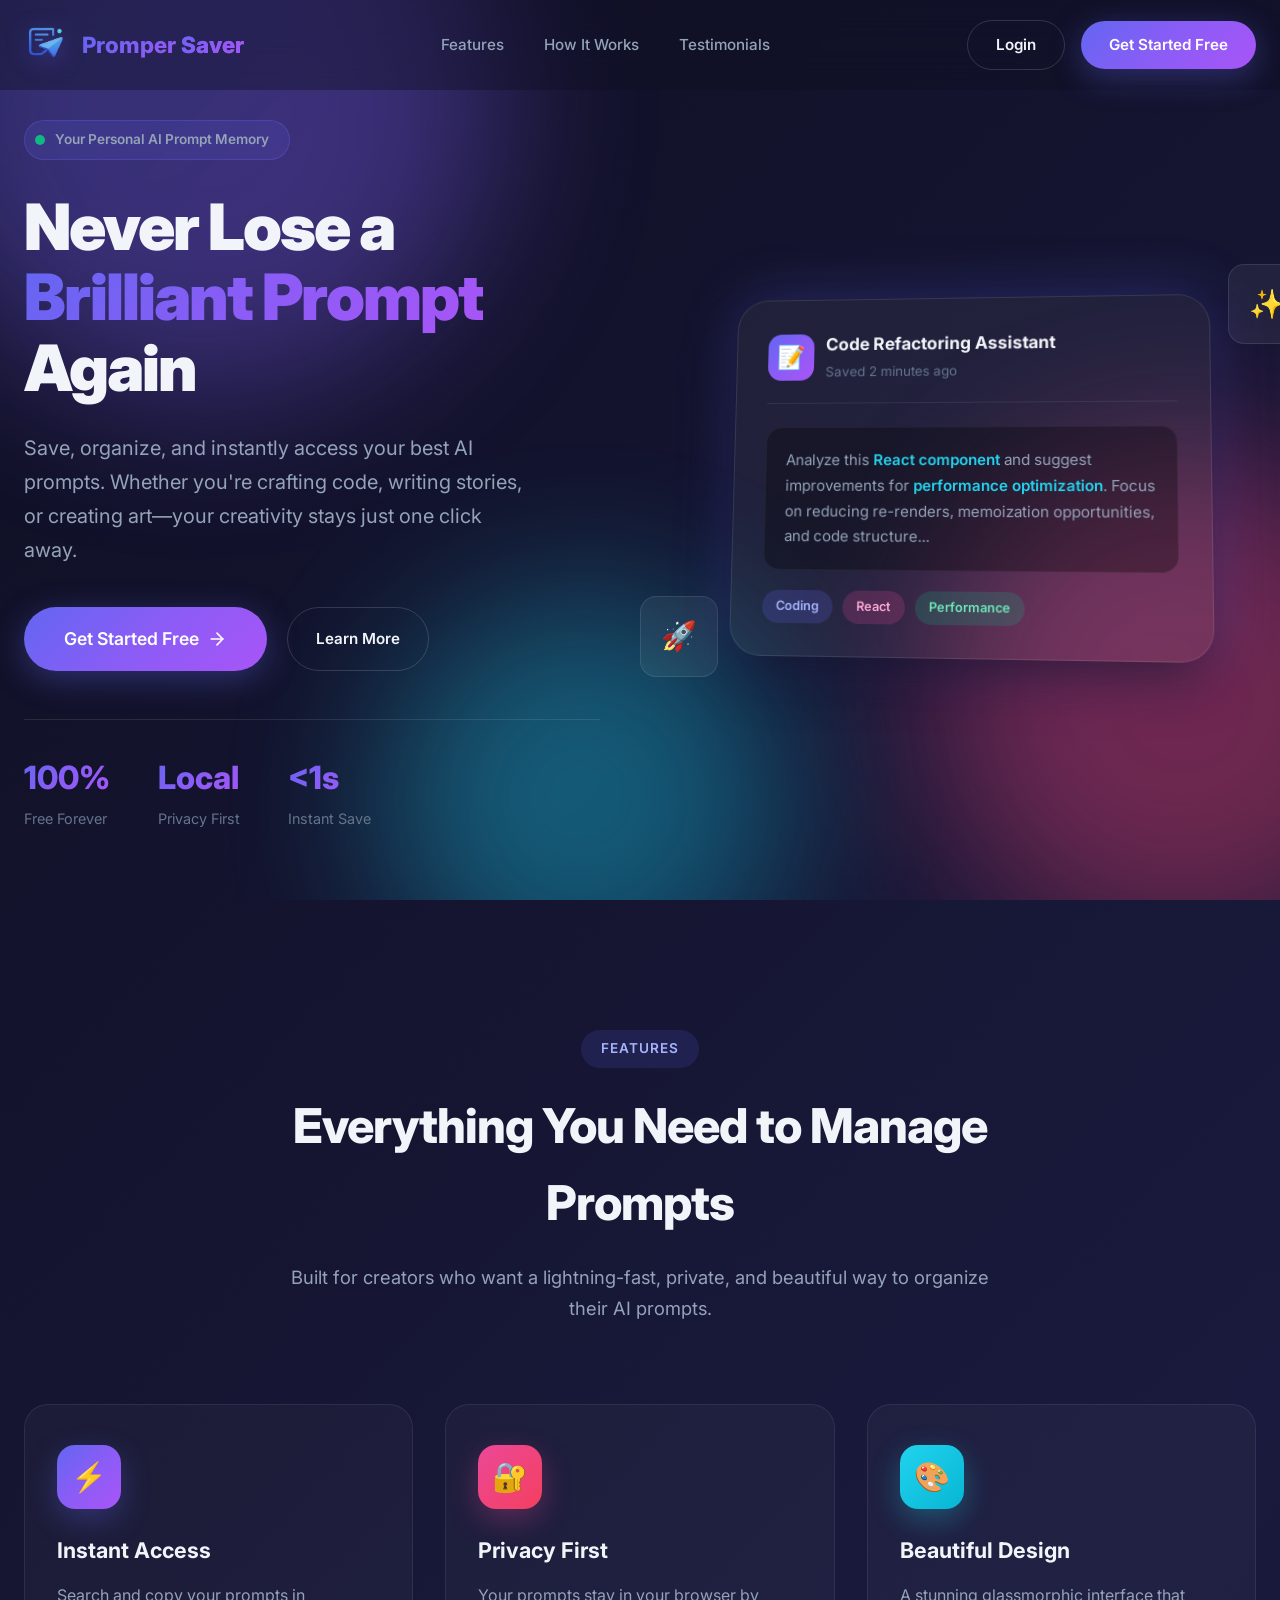
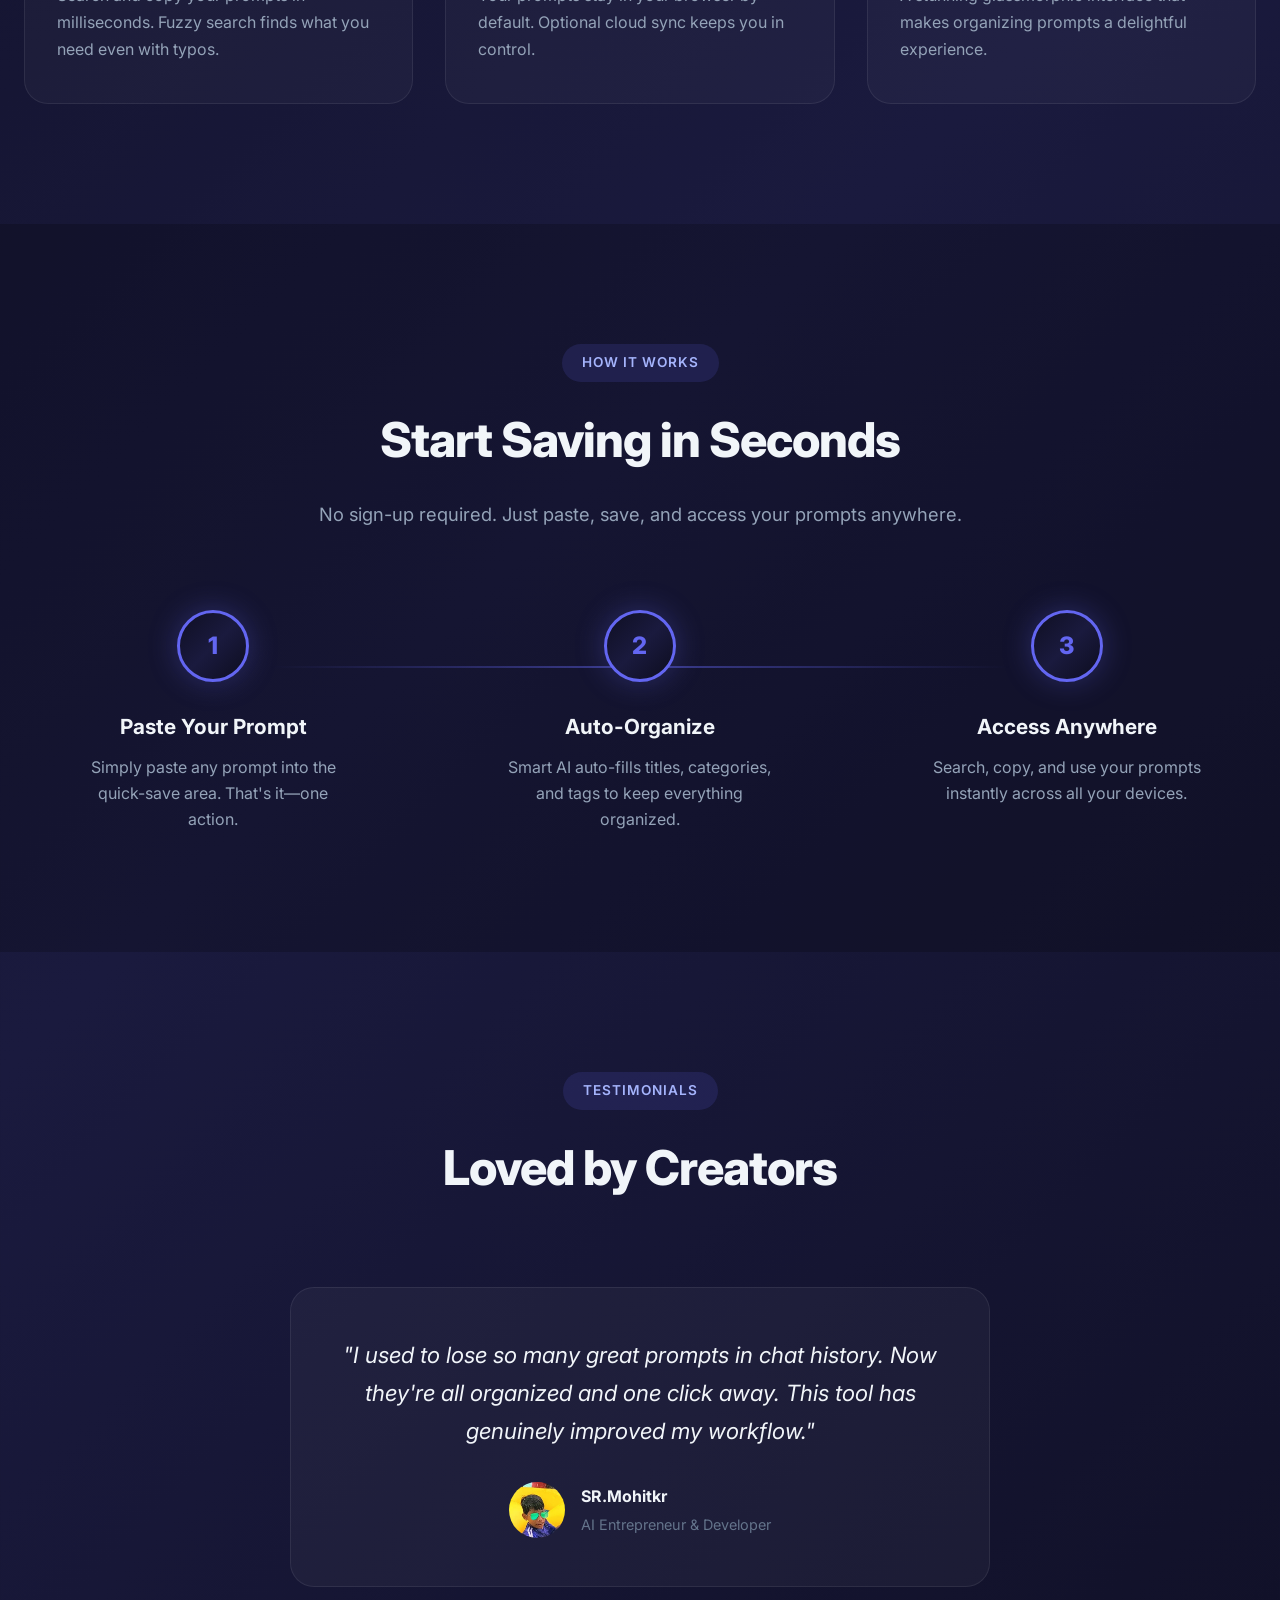
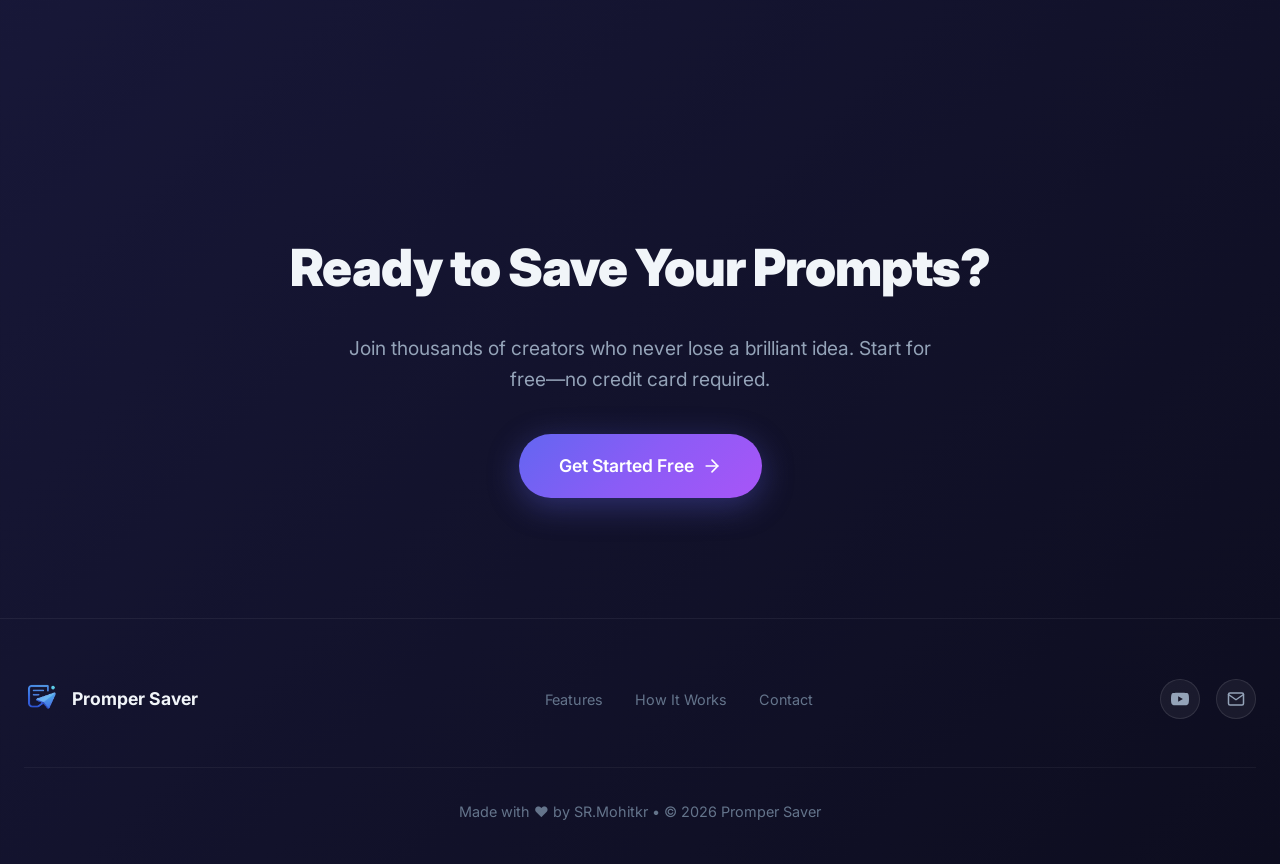
<file: index.html>
<!DOCTYPE html>
<html lang="en">

<head>
    <!-- Google tag (gtag.js) -->
    <script async src="https://www.googletagmanager.com/gtag/js?id=G-0ZMTW8WC23"></script>
    <script>
        window.dataLayer = window.dataLayer || [];
        function gtag() { dataLayer.push(arguments); }
        gtag('js', new Date());

        gtag('config', 'G-0ZMTW8WC23');
    </script>
    <script>
        (function () {
            // CRITICAL: Magic Link Authentication Handler for Mobile
            // Mobile browsers often open magic links in separate contexts (in-app browsers, new tabs)
            // This script ensures authentication parameters are forwarded to the app immediately

            // 1. Check for Auth Callback Parameters FIRST (highest priority)
            const urlParams = new URLSearchParams(window.location.search);
            const hashParams = new URLSearchParams(window.location.hash.slice(1));

            // Check if this is a magic link callback
            const hasAuthCode = urlParams.has('code') || hashParams.has('code');
            const hasAccessToken = hashParams.has('access_token');
            const hasError = urlParams.has('error') || hashParams.has('error');

            if (hasAuthCode || hasAccessToken || hasError) {
                console.log('🔐 Magic link detected on landing page, redirecting to app...');

                // IMPORTANT: Preserve ALL URL parameters and hash
                const target = 'app.html' + window.location.search + window.location.hash;

                // Use replace to avoid adding to browser history
                window.location.replace(target);
                return; // Stop execution
            }

            // 2. Check for existing session (for already logged-in users)
            try {
                const keys = Object.keys(localStorage);
                const sessionKey = keys.find(k => k.startsWith('sb-') && k.endsWith('-auth-token'));

                if (sessionKey) {
                    const sessionData = JSON.parse(localStorage.getItem(sessionKey));

                    // Only redirect if it's a valid, non-expired session
                    if (sessionData && sessionData.access_token) {
                        const expiresAt = sessionData.expires_at;
                        const now = Math.floor(Date.now() / 1000);

                        // Check if token is still valid (not expired)
                        if (!expiresAt || expiresAt > now) {
                            console.log('✅ Active session found, redirecting to app...');
                            window.location.replace('app.html');
                            return;
                        } else {
                            console.log('⚠️ Session expired, clearing...');
                            localStorage.removeItem(sessionKey);
                        }
                    }
                }
            } catch (err) {
                console.error("Session check failed:", err);
            }
        })();
    </script>
    <meta charset="UTF-8">
    <meta name="viewport" content="width=device-width, initial-scale=1.0">
    <title>Promper Saver – Your Personal Prompt Memory</title>
    <link rel="icon" type="image/png" href="logo.png">
    <meta name="description"
        content="Never lose a brilliant prompt again. Promper Saver is your personal sanctuary for storing, organizing, and accessing AI prompts instantly.">
    <meta name="keywords" content="prompt manager, AI prompts, ChatGPT, prompt organizer, productivity, writing tools">

    <!-- Preconnect for performance -->
    <link rel="preconnect" href="https://fonts.googleapis.com">
    <link rel="preconnect" href="https://fonts.gstatic.com" crossorigin>
    <link href="https://fonts.googleapis.com/css2?family=Inter:wght@400;500;600;700;800;900&display=swap"
        rel="stylesheet">

    <style>
        /* ===== DESIGN TOKENS ===== */
        :root {
            --bg-gradient: linear-gradient(135deg, #0f0f23 0%, #1a1a3e 50%, #0d0d1f 100%);
            --glass-bg: rgba(255, 255, 255, 0.05);
            --glass-border: rgba(255, 255, 255, 0.1);
            --primary-color: #6366f1;
            --primary-gradient: linear-gradient(135deg, #6366f1 0%, #8b5cf6 50%, #a855f7 100%);
            --secondary-gradient: linear-gradient(135deg, #ec4899 0%, #f43f5e 100%);
            --accent-cyan: #22d3ee;
            --accent-emerald: #10b981;
            --text-color: #f1f5f9;
            --text-secondary: #94a3b8;
            --text-muted: #64748b;
            --border-radius: 24px;
            --border-radius-lg: 32px;
            --shadow-glow: 0 0 60px rgba(99, 102, 241, 0.3);
            --shadow-card: 0 25px 50px -12px rgba(0, 0, 0, 0.5);
            --transition: all 0.4s cubic-bezier(0.16, 1, 0.3, 1);
        }

        /* ===== RESET & BASE ===== */
        *,
        *::before,
        *::after {
            box-sizing: border-box;
            margin: 0;
            padding: 0;
        }

        html {
            scroll-behavior: smooth;
        }

        body {
            font-family: 'Inter', -apple-system, BlinkMacSystemFont, sans-serif;
            background: var(--bg-gradient);
            color: var(--text-color);
            min-height: 100vh;
            line-height: 1.6;
            overflow-x: hidden;
            position: relative;
        }

        /* ===== ANIMATED BACKGROUND ===== */
        .bg-orbs {
            position: fixed;
            top: 0;
            left: 0;
            width: 100%;
            height: 100%;
            pointer-events: none;
            z-index: 0;
            overflow: hidden;
        }

        .orb {
            position: absolute;
            border-radius: 50%;
            filter: blur(80px);
            opacity: 0.4;
            animation: float 20s ease-in-out infinite;
        }

        .orb-1 {
            width: 600px;
            height: 600px;
            background: linear-gradient(135deg, #6366f1, #8b5cf6);
            top: -200px;
            left: -100px;
            animation-delay: 0s;
        }

        .orb-2 {
            width: 500px;
            height: 500px;
            background: linear-gradient(135deg, #ec4899, #f43f5e);
            top: 50%;
            right: -150px;
            animation-delay: -7s;
        }

        .orb-3 {
            width: 400px;
            height: 400px;
            background: linear-gradient(135deg, #22d3ee, #06b6d4);
            bottom: -100px;
            left: 30%;
            animation-delay: -14s;
        }

        @keyframes float {

            0%,
            100% {
                transform: translate(0, 0) scale(1);
            }

            25% {
                transform: translate(30px, -30px) scale(1.05);
            }

            50% {
                transform: translate(-20px, 20px) scale(0.95);
            }

            75% {
                transform: translate(15px, 15px) scale(1.02);
            }
        }

        /* ===== CONTAINER ===== */
        .container {
            max-width: 1280px;
            margin: 0 auto;
            padding: 0 24px;
            position: relative;
            z-index: 1;
        }

        /* ===== NAVBAR ===== */
        .navbar {
            position: fixed;
            top: 0;
            left: 0;
            right: 0;
            z-index: 1000;
            padding: 20px 0;
            background: rgba(15, 15, 35, 0.4);
            backdrop-filter: blur(20px);
            -webkit-backdrop-filter: blur(20px);
            transition: var(--transition);
        }

        .navbar.scrolled {
            background: rgba(15, 15, 35, 0.85);
            backdrop-filter: blur(20px);
            -webkit-backdrop-filter: blur(20px);
            border-bottom: 1px solid rgba(255, 255, 255, 0.05);
            padding: 16px 0;
        }

        .navbar .container {
            display: flex;
            justify-content: space-between;
            align-items: center;
        }

        .nav-brand {
            display: flex;
            align-items: center;
            gap: 14px;
            text-decoration: none;
        }

        .nav-brand img {
            width: 44px;
            height: 44px;
            filter: drop-shadow(0 4px 12px rgba(99, 102, 241, 0.4));
        }

        .nav-brand span {
            font-size: 1.4rem;
            font-weight: 800;
            background: var(--primary-gradient);
            -webkit-background-clip: text;
            background-clip: text;
            -webkit-text-fill-color: transparent;
            white-space: nowrap;
        }

        .nav-links {
            display: flex;
            align-items: center;
            gap: 40px;
        }

        .nav-links a {
            color: var(--text-secondary);
            text-decoration: none;
            font-size: 0.95rem;
            font-weight: 500;
            transition: var(--transition);
            position: relative;
        }

        .nav-links a::after {
            content: '';
            position: absolute;
            bottom: -4px;
            left: 0;
            width: 0;
            height: 2px;
            background: var(--primary-gradient);
            transition: width 0.3s ease;
        }

        .nav-links a:hover {
            color: var(--text-color);
        }

        .nav-links a:hover::after {
            width: 100%;
        }

        .nav-cta {
            display: flex;
            align-items: center;
            gap: 16px;
        }

        .btn {
            padding: 12px 28px;
            border-radius: 50px;
            font-weight: 600;
            font-size: 0.95rem;
            cursor: pointer;
            transition: var(--transition);
            text-decoration: none;
            border: none;
            display: inline-flex;
            align-items: center;
            justify-content: center;
            gap: 8px;
            white-space: nowrap;
        }

        .btn-ghost {
            background: transparent;
            color: var(--text-color);
            border: 1px solid rgba(255, 255, 255, 0.15);
        }

        .btn-ghost:hover {
            background: rgba(255, 255, 255, 0.08);
            border-color: rgba(255, 255, 255, 0.25);
            transform: translateY(-2px);
        }

        .btn-primary {
            background: var(--primary-gradient);
            color: white;
            box-shadow: 0 8px 32px rgba(99, 102, 241, 0.35);
        }

        .btn-primary:hover {
            transform: translateY(-3px);
            box-shadow: 0 12px 40px rgba(99, 102, 241, 0.5);
        }

        .btn-lg {
            padding: 18px 40px;
            font-size: 1.1rem;
        }

        /* ===== HERO SECTION ===== */
        .hero {
            min-height: 100vh;
            display: flex;
            align-items: center;
            padding: 120px 0 80px;
            position: relative;
        }

        .hero-content {
            display: grid;
            grid-template-columns: 1fr 1fr;
            gap: 80px;
            align-items: center;
        }

        .hero-text {
            max-width: 600px;
        }

        .hero-badge {
            display: inline-flex;
            align-items: center;
            gap: 10px;
            padding: 8px 20px 8px 10px;
            background: rgba(99, 102, 241, 0.15);
            border-radius: 50px;
            border: 1px solid rgba(99, 102, 241, 0.3);
            margin-bottom: 32px;
            animation: pulse 2s ease-in-out infinite;
        }

        .hero-badge-dot {
            width: 10px;
            height: 10px;
            background: var(--accent-emerald);
            border-radius: 50%;
            animation: blink 1.5s ease-in-out infinite;
        }

        @keyframes blink {

            0%,
            100% {
                opacity: 1;
            }

            50% {
                opacity: 0.4;
            }
        }

        .hero-badge span {
            font-size: 0.85rem;
            font-weight: 600;
            color: var(--text-secondary);
        }

        .hero-title {
            font-size: clamp(2.8rem, 5vw, 4.5rem);
            font-weight: 900;
            line-height: 1.1;
            margin-bottom: 28px;
            letter-spacing: -2px;
        }

        .hero-title .gradient-text {
            background: var(--primary-gradient);
            -webkit-background-clip: text;
            background-clip: text;
            -webkit-text-fill-color: transparent;
        }

        .hero-description {
            font-size: 1.25rem;
            color: var(--text-secondary);
            margin-bottom: 40px;
            max-width: 500px;
            line-height: 1.7;
        }

        .hero-cta {
            display: flex;
            gap: 20px;
            flex-wrap: wrap;
            margin-bottom: 48px;
        }

        .hero-stats {
            display: flex;
            gap: 48px;
            padding-top: 32px;
            border-top: 1px solid rgba(255, 255, 255, 0.1);
        }

        .stat-item {
            text-align: left;
        }

        .stat-value {
            font-size: 2rem;
            font-weight: 800;
            background: var(--primary-gradient);
            -webkit-background-clip: text;
            background-clip: text;
            -webkit-text-fill-color: transparent;
        }

        .stat-label {
            font-size: 0.9rem;
            color: var(--text-muted);
            margin-top: 4px;
        }

        /* Hero Visual */
        .hero-visual {
            position: relative;
            display: flex;
            justify-content: center;
            align-items: center;
        }

        .hero-card {
            position: relative;
            background: rgba(255, 255, 255, 0.06);
            backdrop-filter: blur(40px);
            -webkit-backdrop-filter: blur(40px);
            border: 1px solid rgba(255, 255, 255, 0.1);
            border-radius: var(--border-radius-lg);
            padding: 32px;
            width: 100%;
            max-width: 480px;
            box-shadow: var(--shadow-card), var(--shadow-glow);
            transform: perspective(1000px) rotateY(-5deg) rotateX(5deg);
            transition: var(--transition);
        }

        .hero-card:hover {
            transform: perspective(1000px) rotateY(0deg) rotateX(0deg);
        }

        .card-header {
            display: flex;
            align-items: center;
            gap: 12px;
            margin-bottom: 24px;
            padding-bottom: 20px;
            border-bottom: 1px solid rgba(255, 255, 255, 0.08);
        }

        .card-icon {
            width: 48px;
            height: 48px;
            background: var(--primary-gradient);
            border-radius: 14px;
            display: flex;
            align-items: center;
            justify-content: center;
            font-size: 1.5rem;
        }

        .card-title {
            font-size: 1.1rem;
            font-weight: 700;
            margin-bottom: 4px;
        }

        .card-subtitle {
            font-size: 0.85rem;
            color: var(--text-muted);
        }

        .prompt-preview {
            background: rgba(0, 0, 0, 0.3);
            border-radius: 16px;
            padding: 20px;
            margin-bottom: 20px;
            font-size: 0.95rem;
            line-height: 1.7;
            color: var(--text-secondary);
            border: 1px solid rgba(255, 255, 255, 0.05);
        }

        .prompt-preview .highlight {
            color: var(--accent-cyan);
            font-weight: 600;
        }

        .card-tags {
            display: flex;
            gap: 10px;
            flex-wrap: wrap;
        }

        .tag {
            padding: 6px 14px;
            background: rgba(99, 102, 241, 0.2);
            border-radius: 20px;
            font-size: 0.8rem;
            font-weight: 600;
            color: #a5b4fc;
        }

        .tag.pink {
            background: rgba(236, 72, 153, 0.2);
            color: #f9a8d4;
        }

        .tag.green {
            background: rgba(16, 185, 129, 0.2);
            color: #6ee7b7;
        }

        /* Floating elements around card */
        .float-element {
            position: absolute;
            border-radius: 16px;
            background: rgba(255, 255, 255, 0.06);
            backdrop-filter: blur(20px);
            border: 1px solid rgba(255, 255, 255, 0.1);
            padding: 16px 20px;
            animation: floatSlow 6s ease-in-out infinite;
            z-index: -1;
        }

        .float-1 {
            top: -30px;
            right: -50px;
            animation-delay: 0s;
        }

        .float-2 {
            bottom: -20px;
            left: -40px;
            animation-delay: -3s;
        }

        @keyframes floatSlow {

            0%,
            100% {
                transform: translateY(0);
            }

            50% {
                transform: translateY(-15px);
            }
        }

        .float-element span {
            font-size: 1.8rem;
        }

        /* ===== FEATURES SECTION ===== */
        .features {
            padding: 120px 0;
            position: relative;
        }

        .section-header {
            text-align: center;
            max-width: 700px;
            margin: 0 auto 80px;
        }

        .section-tag {
            display: inline-block;
            padding: 8px 20px;
            background: rgba(99, 102, 241, 0.15);
            border-radius: 50px;
            font-size: 0.85rem;
            font-weight: 600;
            color: #a5b4fc;
            margin-bottom: 20px;
            text-transform: uppercase;
            letter-spacing: 1px;
        }

        .section-title {
            font-size: clamp(2rem, 4vw, 3rem);
            font-weight: 800;
            margin-bottom: 20px;
            letter-spacing: -1px;
        }

        .section-description {
            font-size: 1.15rem;
            color: var(--text-secondary);
            line-height: 1.7;
        }

        .features-grid {
            display: grid;
            grid-template-columns: repeat(3, 1fr);
            gap: 32px;
        }

        .feature-card {
            position: relative;
            background: rgba(255, 255, 255, 0.03);
            border: 1px solid rgba(255, 255, 255, 0.08);
            border-radius: var(--border-radius);
            padding: 40px 32px;
            transition: var(--transition);
            overflow: hidden;
        }

        .feature-card::before {
            content: '';
            position: absolute;
            top: 0;
            left: 0;
            right: 0;
            height: 3px;
            background: var(--primary-gradient);
            opacity: 0;
            transition: opacity 0.3s ease;
        }

        .feature-card:hover {
            background: rgba(255, 255, 255, 0.06);
            border-color: rgba(99, 102, 241, 0.3);
            transform: translateY(-8px);
            box-shadow: 0 20px 40px rgba(0, 0, 0, 0.3);
        }

        .feature-card:hover::before {
            opacity: 1;
        }

        .feature-icon {
            width: 64px;
            height: 64px;
            background: var(--primary-gradient);
            border-radius: 18px;
            display: flex;
            align-items: center;
            justify-content: center;
            font-size: 1.8rem;
            margin-bottom: 24px;
            box-shadow: 0 10px 30px rgba(99, 102, 241, 0.3);
        }

        .feature-card:nth-child(2) .feature-icon {
            background: var(--secondary-gradient);
            box-shadow: 0 10px 30px rgba(236, 72, 153, 0.3);
        }

        .feature-card:nth-child(3) .feature-icon {
            background: linear-gradient(135deg, #22d3ee, #06b6d4);
            box-shadow: 0 10px 30px rgba(34, 211, 238, 0.3);
        }

        .feature-title {
            font-size: 1.35rem;
            font-weight: 700;
            margin-bottom: 14px;
        }

        .feature-description {
            color: var(--text-secondary);
            font-size: 1rem;
            line-height: 1.7;
        }

        /* ===== HOW IT WORKS ===== */
        .how-it-works {
            padding: 120px 0;
            background: rgba(0, 0, 0, 0.2);
        }

        .steps-container {
            display: grid;
            grid-template-columns: repeat(3, 1fr);
            gap: 48px;
            margin-top: 80px;
            position: relative;
        }

        .steps-container::before {
            content: '';
            position: absolute;
            top: 56px;
            left: 20%;
            right: 20%;
            height: 2px;
            background: linear-gradient(90deg, transparent, rgba(99, 102, 241, 0.5), transparent);
        }

        .step {
            text-align: center;
            position: relative;
        }

        .step-number {
            width: 72px;
            height: 72px;
            background: var(--bg-gradient);
            border: 3px solid var(--primary-color);
            border-radius: 50%;
            display: flex;
            align-items: center;
            justify-content: center;
            font-size: 1.5rem;
            font-weight: 800;
            margin: 0 auto 28px;
            color: var(--primary-color);
            position: relative;
            z-index: 1;
            box-shadow: 0 0 30px rgba(99, 102, 241, 0.3);
        }

        .step-title {
            font-size: 1.3rem;
            font-weight: 700;
            margin-bottom: 12px;
        }

        .step-description {
            color: var(--text-secondary);
            font-size: 1rem;
            max-width: 280px;
            margin: 0 auto;
            line-height: 1.6;
        }

        /* ===== TESTIMONIAL / SOCIAL PROOF ===== */
        .testimonials {
            padding: 120px 0;
        }

        .testimonial-card {
            background: rgba(255, 255, 255, 0.04);
            border: 1px solid rgba(255, 255, 255, 0.08);
            border-radius: var(--border-radius);
            padding: 48px;
            max-width: 700px;
            margin: 0 auto;
            text-align: center;
        }

        .testimonial-quote {
            font-size: 1.4rem;
            line-height: 1.7;
            margin-bottom: 32px;
            font-style: italic;
            color: var(--text-color);
        }

        .testimonial-author {
            display: flex;
            align-items: center;
            justify-content: center;
            gap: 16px;
        }

        .author-avatar {
            width: 56px;
            height: 56px;
            background: var(--primary-gradient);
            border-radius: 50%;
            display: flex;
            align-items: center;
            justify-content: center;
            font-weight: 700;
            font-size: 1.2rem;
        }

        .author-info {
            text-align: left;
        }

        .author-name {
            font-weight: 700;
            margin-bottom: 4px;
        }

        .author-role {
            font-size: 0.9rem;
            color: var(--text-muted);
        }

        /* ===== CTA SECTION ===== */
        .cta-section {
            padding: 120px 0;
            text-align: center;
            position: relative;
        }

        .cta-content {
            position: relative;
            z-index: 1;
        }

        .cta-title {
            font-size: clamp(2.2rem, 4vw, 3.5rem);
            font-weight: 900;
            margin-bottom: 24px;
            letter-spacing: -1px;
        }

        .cta-description {
            font-size: 1.2rem;
            color: var(--text-secondary);
            max-width: 600px;
            margin: 0 auto 40px;
        }

        .cta-buttons {
            display: flex;
            justify-content: center;
            gap: 20px;
            flex-wrap: wrap;
        }

        /* ===== FOOTER ===== */
        .footer {
            padding: 60px 0 40px;
            border-top: 1px solid rgba(255, 255, 255, 0.06);
        }

        .footer-content {
            display: flex;
            justify-content: space-between;
            align-items: center;
            flex-wrap: wrap;
            gap: 24px;
        }

        .footer-brand {
            display: flex;
            align-items: center;
            gap: 12px;
            text-decoration: none;
        }

        .footer-brand img {
            width: 36px;
            height: 36px;
        }

        .footer-brand span {
            font-weight: 700;
            font-size: 1.1rem;
            color: var(--text-color);
        }

        .footer-links {
            display: flex;
            gap: 32px;
        }

        .footer-links a {
            color: var(--text-muted);
            text-decoration: none;
            font-size: 0.9rem;
            transition: color 0.2s ease;
        }

        .footer-links a:hover {
            color: var(--text-color);
        }

        .footer-social {
            display: flex;
            gap: 16px;
        }

        .footer-social a {
            width: 40px;
            height: 40px;
            background: rgba(255, 255, 255, 0.05);
            border: 1px solid rgba(255, 255, 255, 0.1);
            border-radius: 50%;
            display: flex;
            align-items: center;
            justify-content: center;
            color: var(--text-secondary);
            transition: var(--transition);
        }

        .footer-social a:hover {
            background: var(--primary-gradient);
            border-color: transparent;
            color: white;
            transform: translateY(-3px);
        }

        .footer-bottom {
            text-align: center;
            margin-top: 48px;
            padding-top: 32px;
            border-top: 1px solid rgba(255, 255, 255, 0.05);
            color: var(--text-muted);
            font-size: 0.9rem;
        }

        /* ===== RESPONSIVE ===== */
        @media (max-width: 1024px) {
            .hero-content {
                grid-template-columns: 1fr;
                gap: 60px;
                text-align: center;
            }

            .hero-text {
                max-width: 100%;
            }

            .hero-description {
                max-width: 100%;
            }

            .hero-cta {
                justify-content: center;
            }

            .hero-stats {
                justify-content: center;
            }

            .features-grid {
                grid-template-columns: 1fr 1fr;
            }

            .steps-container {
                grid-template-columns: 1fr;
                gap: 48px;
            }

            .steps-container::before {
                display: none;
            }
        }

        @media (max-width: 768px) {
            .navbar {
                padding: 12px 0;
            }

            .nav-links {
                display: none;
            }

            .nav-cta {
                gap: 8px;
            }

            .nav-cta .btn {
                padding: 10px 16px;
                font-size: 0.85rem;
            }

            .nav-brand span {
                font-size: 1.1rem;
            }

            .nav-brand img {
                width: 32px;
                height: 32px;
            }

            .hero {
                padding: 100px 0 60px;
                overflow: hidden;
            }

            .hero-title {
                font-size: clamp(2rem, 8vw, 2.8rem);
                line-height: 1.2;
            }

            .hero-description {
                font-size: 1.1rem;
            }

            .hero-card {
                transform: none !important;
                padding: 24px;
            }

            .float-element {
                display: none;
            }

            .features-grid {
                grid-template-columns: 1fr;
            }

            .hero-stats {
                flex-direction: column;
                gap: 24px;
            }

            .stat-item {
                text-align: center;
            }

            .footer-content {
                flex-direction: column;
                text-align: center;
            }

            .footer-links {
                flex-wrap: wrap;
                justify-content: center;
                gap: 20px;
            }

            .container {
                padding: 0 20px;
            }
        }

        @media (max-width: 480px) {
            .nav-brand-suffix {
                display: none;
            }

            .nav-cta .btn {
                padding: 8px 12px;
                font-size: 0.8rem;
            }

            .stat-value {
                font-size: 1.5rem;
            }

            .hero-cta {
                flex-direction: column;
                gap: 12px;
                width: 100%;
            }

            .hero-cta .btn {
                width: 100%;
                justify-content: center;
            }

            .hero-stats {
                display: grid;
                grid-template-columns: 1fr 1fr;
                gap: 20px;
                text-align: center;
            }

            .stat-item:last-child {
                grid-column: span 2;
            }

            .hero-badge {
                padding: 6px 14px;
                font-size: 0.75rem;
            }
        }

        /* ===== ANIMATIONS ===== */
        @keyframes pulse {

            0%,
            100% {
                opacity: 1;
            }

            50% {
                opacity: 0.7;
            }
        }

        .fade-up {
            opacity: 0;
            transform: translateY(30px);
            animation: fadeUp 0.8s ease forwards;
        }

        @keyframes fadeUp {
            to {
                opacity: 1;
                transform: translateY(0);
            }
        }

        .delay-1 {
            animation-delay: 0.1s;
        }

        .delay-2 {
            animation-delay: 0.2s;
        }

        .delay-3 {
            animation-delay: 0.3s;
        }

        .delay-4 {
            animation-delay: 0.4s;
        }
    </style>
</head>

<body> <!-- Animated Background Orbs -->
    <div class="bg-orbs">
        <div class="orb orb-1"></div>
        <div class="orb orb-2"></div>
        <div class="orb orb-3"></div>
    </div> <!-- Navbar -->
    <nav class="navbar" id="navbar">
        <div class="container">
            <a href="#" class="nav-brand">
                <img src="logo.png" alt="Promper Saver">
                <span>Promper<span class="nav-brand-suffix"> Saver</span></span>
            </a>
            <div class="nav-links">
                <a href="#features">Features</a>
                <a href="#how-it-works">How It Works</a>
                <a href="#testimonials">Testimonials</a>
            </div>
            <div class="nav-cta">
                <a href="app.html?auth=login" class="btn btn-ghost">Login</a>
                <a href="app.html" class="btn btn-primary">Get Started Free</a>
            </div>
        </div>
    </nav> <!-- Hero Section -->
    <section class="hero">
        <div class="container">
            <div class="hero-content">
                <div class="hero-text fade-up">
                    <div class="hero-badge">
                        <div class="hero-badge-dot"></div> <span>Your Personal AI Prompt Memory</span>
                    </div>
                    <h1 class="hero-title"> Never Lose a <br><span class="gradient-text">Brilliant Prompt</span> Again
                    </h1>
                    <p class="hero-description"> Save, organize, and instantly access your best AI prompts. Whether
                        you're crafting code, writing stories, or creating art—your creativity stays just one click
                        away. </p>
                    <div class="hero-cta"> <a href="app.html" class="btn btn-primary btn-lg"> Get Started Free
                            <svg width="20" height="20" viewBox="0 0 24 24" fill="none" stroke="currentColor"
                                stroke-width="2" stroke-linecap="round" stroke-linejoin="round">
                                <line x1="5" y1="12" x2="19" y2="12"></line>
                                <polyline points="12 5 19 12 12 19"></polyline>
                            </svg> </a> <a href="#features" class="btn btn-ghost">Learn More</a> </div>
                    <div class="hero-stats">
                        <div class="stat-item">
                            <div class="stat-value">100%</div>
                            <div class="stat-label">Free Forever</div>
                        </div>
                        <div class="stat-item">
                            <div class="stat-value">Local</div>
                            <div class="stat-label">Privacy First</div>
                        </div>
                        <div class="stat-item">
                            <div class="stat-value">&lt;1s</div>
                            <div class="stat-label">Instant Save</div>
                        </div>
                    </div>
                </div>
                <div class="hero-visual fade-up delay-2">
                    <div class="float-element float-1"> <span>✨</span> </div>
                    <div class="float-element float-2"> <span>🚀</span> </div>
                    <div class="hero-card">
                        <div class="card-header">
                            <div class="card-icon">📝</div>
                            <div>
                                <div class="card-title">Code Refactoring Assistant</div>
                                <div class="card-subtitle">Saved 2 minutes ago</div>
                            </div>
                        </div>
                        <div class="prompt-preview"> Analyze this <span class="highlight">React component</span> and
                            suggest improvements for <span class="highlight">performance optimization</span>. Focus on
                            reducing re-renders, memoization opportunities, and code structure... </div>
                        <div class="card-tags"> <span class="tag">Coding</span> <span class="tag pink">React</span>
                            <span class="tag green">Performance</span>
                        </div>
                    </div>
                </div>
            </div>
        </div>
    </section> <!-- Features Section -->
    <section class="features" id="features">
        <div class="container">
            <div class="section-header fade-up"> <span class="section-tag">Features</span>
                <h2 class="section-title">Everything You Need to Manage Prompts</h2>
                <p class="section-description"> Built for creators who want a lightning-fast, private, and beautiful way
                    to organize their AI prompts. </p>
            </div>
            <div class="features-grid">
                <div class="feature-card fade-up delay-1">
                    <div class="feature-icon">⚡</div>
                    <h3 class="feature-title">Instant Access</h3>
                    <p class="feature-description"> Search and copy your prompts in milliseconds. Fuzzy search finds
                        what you need even with typos. </p>
                </div>
                <div class="feature-card fade-up delay-2">
                    <div class="feature-icon">🔐</div>
                    <h3 class="feature-title">Privacy First</h3>
                    <p class="feature-description"> Your prompts stay in your browser by default. Optional cloud sync
                        keeps you in control. </p>
                </div>
                <div class="feature-card fade-up delay-3">
                    <div class="feature-icon">🎨</div>
                    <h3 class="feature-title">Beautiful Design</h3>
                    <p class="feature-description"> A stunning glassmorphic interface that makes organizing prompts a
                        delightful experience. </p>
                </div>
            </div>
        </div>
    </section> <!-- How It Works -->
    <section class="how-it-works" id="how-it-works">
        <div class="container">
            <div class="section-header fade-up"> <span class="section-tag">How It Works</span>
                <h2 class="section-title">Start Saving in Seconds</h2>
                <p class="section-description"> No sign-up required. Just paste, save, and access your prompts anywhere.
                </p>
            </div>
            <div class="steps-container">
                <div class="step fade-up delay-1">
                    <div class="step-number">1</div>
                    <h3 class="step-title">Paste Your Prompt</h3>
                    <p class="step-description"> Simply paste any prompt into the quick-save area. That's it—one action.
                    </p>
                </div>
                <div class="step fade-up delay-2">
                    <div class="step-number">2</div>
                    <h3 class="step-title">Auto-Organize</h3>
                    <p class="step-description"> Smart AI auto-fills titles, categories, and tags to keep everything
                        organized. </p>
                </div>
                <div class="step fade-up delay-3">
                    <div class="step-number">3</div>
                    <h3 class="step-title">Access Anywhere</h3>
                    <p class="step-description"> Search, copy, and use your prompts instantly across all your devices.
                    </p>
                </div>
            </div>
        </div>
    </section> <!-- Testimonials -->
    <section class="testimonials" id="testimonials">
        <div class="container">
            <div class="section-header fade-up"> <span class="section-tag">Testimonials</span>
                <h2 class="section-title">Loved by Creators</h2>
            </div>
            <div class="testimonial-card fade-up delay-1">
                <p class="testimonial-quote"> "I used to lose so many great prompts in chat history. Now they're all
                    organized and one click away. This tool has genuinely improved my workflow." </p>
                <div class="testimonial-author">
                    <img src="mohit_dp.jpg" alt="SR.Mohitkr" class="author-avatar" style="object-fit: cover;">
                    <div class="author-info">
                        <div class="author-name">SR.Mohitkr</div>
                        <div class="author-role">AI Entrepreneur & Developer</div>
                    </div>
                </div>
            </div>
        </div>
    </section> <!-- CTA Section -->
    <section class="cta-section">
        <div class="container">
            <div class="cta-content fade-up">
                <h2 class="cta-title">Ready to Save Your Prompts?</h2>
                <p class="cta-description"> Join thousands of creators who never lose a brilliant idea. Start for
                    free—no credit card required. </p>
                <div class="cta-buttons"> <a href="app.html" class="btn btn-primary btn-lg"> Get Started Free <svg
                            width="20" height="20" viewBox="0 0 24 24" fill="none" stroke="currentColor"
                            stroke-width="2" stroke-linecap="round" stroke-linejoin="round">
                            <line x1="5" y1="12" x2="19" y2="12"></line>
                            <polyline points="12 5 19 12 12 19"></polyline>
                        </svg> </a> </div>
            </div>
        </div>
    </section> <!-- Footer -->
    <footer class="footer">
        <div class="container">
            <div class="footer-content">
                <a href="#" class="footer-brand"> <img src="logo.png" alt="Promper Saver"> <span>Promper Saver</span>
                </a>
                <div class="footer-links"> <a href="#features">Features</a> <a href="#how-it-works">How It Works</a>
                    <a href="mailto:sr.mohitkr@gmail.com">Contact</a>
                </div>
                <div class="footer-social"> <a href="https://www.youtube.com/@sr.mohitkrofficial" target="_blank"
                        title="YouTube"> <svg width="18" height="18" viewBox="0 0 24 24" fill="currentColor">
                            <path
                                d="M23.498 6.186a3.016 3.016 0 0 0-2.122-2.136C19.505 3.545 12 3.545 12 3.545s-7.505 0-9.377.505A3.017 3.017 0 0 0 .502 6.186C0 8.07 0 12 0 12s0 3.93.502 5.814a3.016 3.016 0 0 0 2.122 2.136c1.871.505 9.376.505 9.376.505s7.505 0 9.377-.505a3.015 3.015 0 0 0 2.122-2.136C24 15.93 24 12 24 12s0-3.93-.502-5.814zM9.545 15.568V8.432L15.818 12l-6.273 3.568z" />
                        </svg> </a> <a href="mailto:sr.mohitkr@gmail.com" title="Email"> <svg width="18" height="18"
                            viewBox="0 0 24 24" fill="none" stroke="currentColor" stroke-width="2"
                            stroke-linecap="round" stroke-linejoin="round">
                            <path d="M4 4h16c1.1 0 2 .9 2 2v12c0 1.1-.9 2-2 2H4c-1.1 0-2-.9-2-2V6c0-1.1.9-2 2-2z" />
                            <polyline points="22,6 12,13 2,6" />
                        </svg> </a> </div>
            </div>
            <div class="footer-bottom"> Made with ❤️ by SR.Mohitkr • © 2026 Promper Saver </div>
        </div>
    </footer>
    <script> // Navbar scroll effect const navbar = document.getElementById('navbar'); window.addEventListener('scroll', () => { if (window.scrollY > 50) { navbar.classList.add('scrolled'); } else { navbar.classList.remove('scrolled'); } }, { passive: true }); // Intersection Observer for fade-up animations const observerOptions = { threshold: 0.1, rootMargin: '0px 0px -50px 0px' }; const observer = new IntersectionObserver((entries) => { entries.forEach(entry => { if (entry.isIntersecting) { entry.target.style.animationPlayState = 'running'; observer.unobserve(entry.target); } }); }, observerOptions); document.querySelectorAll('.fade-up').forEach(el => { el.style.animationPlayState = 'paused'; observer.observe(el); }); // Smooth scroll for anchor links document.querySelectorAll('a[href^="#"]').forEach(anchor => { anchor.addEventListener('click', function (e) { e.preventDefault(); const target = document.querySelector(this.getAttribute('href')); if (target) { target.scrollIntoView({ behavior: 'smooth', block: 'start' }); } }); }); </script>
</body>

</html>
</file>
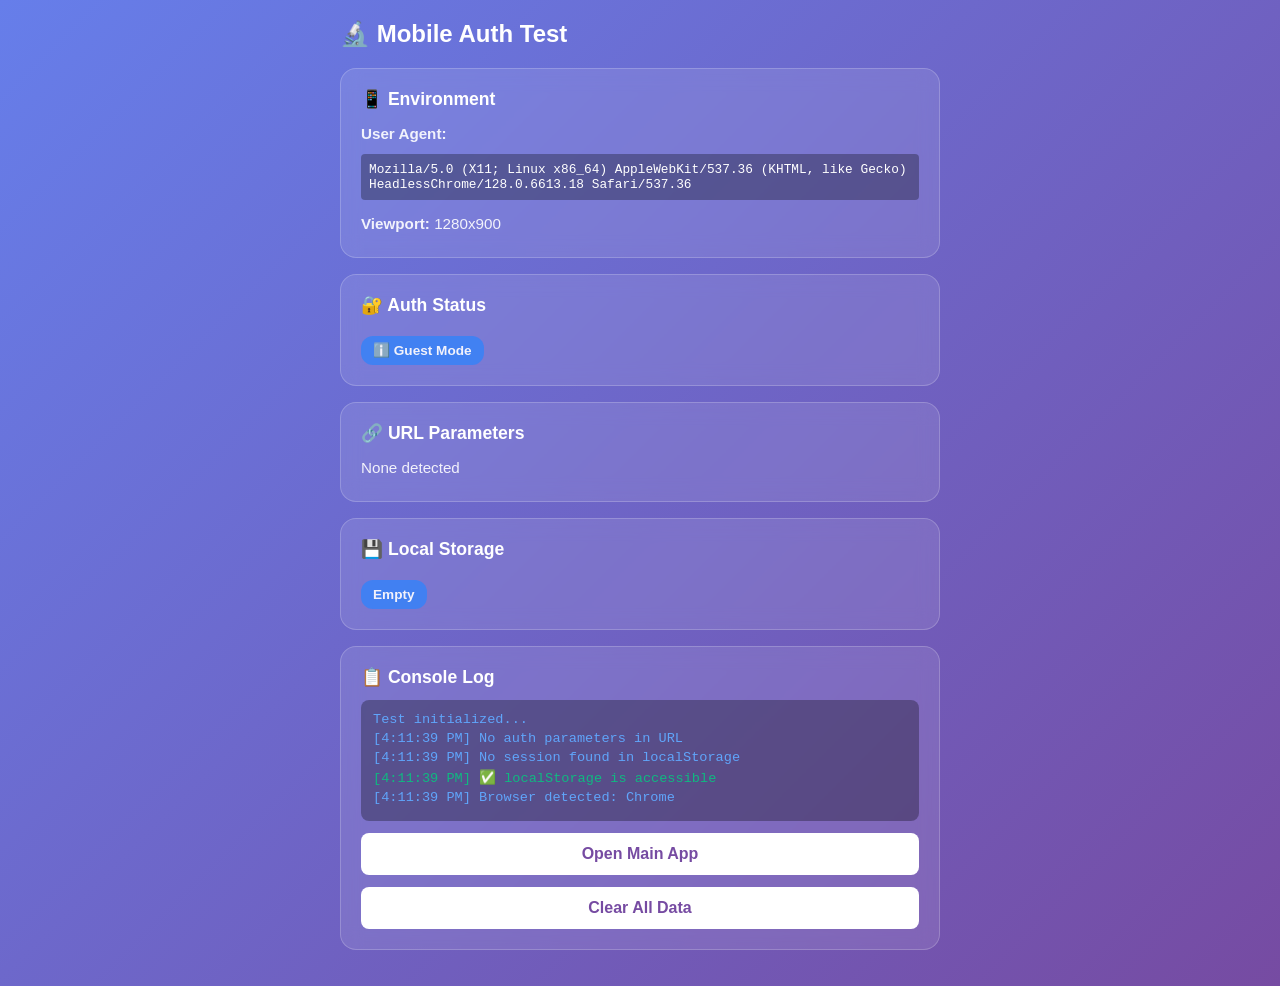
<file: test-auth.html>
<!DOCTYPE html>
<html lang="en">

<head>
    <meta charset="UTF-8">
    <meta name="viewport" content="width=device-width, initial-scale=1.0">
    <title>Mobile Auth Test - Promper</title>
    <style>
        * {
            margin: 0;
            padding: 0;
            box-sizing: border-box;
        }

        body {
            font-family: -apple-system, BlinkMacSystemFont, 'Segoe UI', Roboto, sans-serif;
            background: linear-gradient(135deg, #667eea 0%, #764ba2 100%);
            color: #fff;
            padding: 20px;
            min-height: 100vh;
        }

        .container {
            max-width: 600px;
            margin: 0 auto;
        }

        h1 {
            font-size: 1.5rem;
            margin-bottom: 20px;
        }

        .card {
            background: rgba(255, 255, 255, 0.1);
            backdrop-filter: blur(10px);
            border-radius: 16px;
            padding: 20px;
            margin-bottom: 16px;
            border: 1px solid rgba(255, 255, 255, 0.2);
        }

        .card h2 {
            font-size: 1.1rem;
            margin-bottom: 12px;
            display: flex;
            align-items: center;
            gap: 8px;
        }

        .card p {
            line-height: 1.6;
            opacity: 0.9;
            font-size: 0.95rem;
        }

        .status {
            display: inline-block;
            padding: 4px 12px;
            border-radius: 12px;
            font-size: 0.85rem;
            font-weight: 600;
            margin-top: 8px;
        }

        .status.success {
            background: #10b981;
        }

        .status.error {
            background: #ef4444;
        }

        .status.info {
            background: #3b82f6;
        }

        .log {
            background: rgba(0, 0, 0, 0.3);
            padding: 12px;
            border-radius: 8px;
            font-family: 'Courier New', monospace;
            font-size: 0.85rem;
            margin-top: 12px;
            max-height: 200px;
            overflow-y: auto;
        }

        .log-entry {
            margin-bottom: 4px;
        }

        .log-entry.success {
            color: #10b981;
        }

        .log-entry.error {
            color: #ef4444;
        }

        .log-entry.info {
            color: #60a5fa;
        }

        button {
            background: #fff;
            color: #764ba2;
            border: none;
            padding: 12px 24px;
            border-radius: 8px;
            font-weight: 600;
            font-size: 1rem;
            cursor: pointer;
            width: 100%;
            margin-top: 12px;
        }

        button:active {
            transform: scale(0.98);
        }

        .code-display {
            background: rgba(0, 0, 0, 0.3);
            padding: 8px;
            border-radius: 4px;
            font-family: 'Courier New', monospace;
            font-size: 0.8rem;
            word-break: break-all;
            margin-top: 8px;
        }
    </style>
</head>

<body>
    <div class="container">
        <h1>🔬 Mobile Auth Test</h1>

        <div class="card">
            <h2>📱 Environment</h2>
            <p><strong>User Agent:</strong></p>
            <div class="code-display" id="userAgent"></div>
            <p style="margin-top: 12px;"><strong>Viewport:</strong> <span id="viewport"></span></p>
        </div>

        <div class="card">
            <h2>🔐 Auth Status</h2>
            <p id="authStatus">Checking...</p>
            <div id="sessionInfo"></div>
        </div>

        <div class="card">
            <h2>🔗 URL Parameters</h2>
            <p id="urlParams">None detected</p>
        </div>

        <div class="card">
            <h2>💾 Local Storage</h2>
            <p id="localStorage">Checking...</p>
        </div>

        <div class="card">
            <h2>📋 Console Log</h2>
            <div class="log" id="logContainer">
                <div class="log-entry info">Test initialized...</div>
            </div>
            <button onclick="window.location.href='app.html'">Open Main App</button>
            <button onclick="clearData()">Clear All Data</button>
        </div>
    </div>

    <script>
        function log(message, type = 'info') {
            const logContainer = document.getElementById('logContainer');
            const entry = document.createElement('div');
            entry.className = `log-entry ${type}`;
            entry.textContent = `[${new Date().toLocaleTimeString()}] ${message}`;
            logContainer.appendChild(entry);
            logContainer.scrollTop = logContainer.scrollHeight;
            console.log(message);
        }

        // Display environment
        document.getElementById('userAgent').textContent = navigator.userAgent;
        document.getElementById('viewport').textContent = `${window.innerWidth}x${window.innerHeight}`;

        // Check URL parameters
        const urlParams = new URLSearchParams(window.location.search);
        const hashParams = new URLSearchParams(window.location.hash.slice(1));

        const authCode = urlParams.get('code') || hashParams.get('code');
        const accessToken = hashParams.get('access_token');
        const error = urlParams.get('error') || hashParams.get('error');

        if (authCode || accessToken || error) {
            log('🔐 Auth parameters detected!', 'success');
            let paramHtml = '';
            if (authCode) paramHtml += `<p>✅ Code: ${authCode.substring(0, 20)}...</p>`;
            if (accessToken) paramHtml += `<p>✅ Access Token: ${accessToken.substring(0, 20)}...</p>`;
            if (error) paramHtml += `<p>❌ Error: ${error}</p>`;
            document.getElementById('urlParams').innerHTML = paramHtml;
        } else {
            log('No auth parameters in URL', 'info');
        }

        // Check localStorage
        try {
            const keys = Object.keys(localStorage);
            const sessionKey = keys.find(k => k.startsWith('sb-') && k.endsWith('-auth-token'));

            if (sessionKey) {
                const sessionData = JSON.parse(localStorage.getItem(sessionKey));

                if (sessionData && sessionData.access_token) {
                    log('✅ Session found in localStorage', 'success');

                    const expiresAt = sessionData.expires_at;
                    const now = Math.floor(Date.now() / 1000);
                    const isExpired = expiresAt && expiresAt < now;

                    document.getElementById('authStatus').innerHTML =
                        `<span class="status success">✅ Logged In</span>`;

                    document.getElementById('sessionInfo').innerHTML = `
                        <p style="margin-top: 12px;"><strong>User:</strong> ${sessionData.user?.email || 'Unknown'}</p>
                        <p><strong>Expires:</strong> ${isExpired ? '❌ Expired' : '✅ Valid'}</p>
                    `;

                    document.getElementById('localStorage').innerHTML =
                        `<span class="status success">✅ Session Stored</span>
                        <div class="code-display" style="margin-top: 8px;">
                            Token: ${sessionData.access_token.substring(0, 30)}...<br>
                            Key: ${sessionKey}
                        </div>`;
                } else {
                    log('⚠️ Invalid session data', 'error');
                    document.getElementById('authStatus').innerHTML =
                        `<span class="status error">❌ Not Logged In</span>`;
                    document.getElementById('localStorage').innerHTML =
                        `<span class="status error">⚠️ Invalid Session</span>`;
                }
            } else {
                log('No session found in localStorage', 'info');
                document.getElementById('authStatus').innerHTML =
                    `<span class="status info">ℹ️ Guest Mode</span>`;
                document.getElementById('localStorage').innerHTML =
                    `<span class="status info">Empty</span>`;
            }
        } catch (e) {
            log('❌ Error checking localStorage: ' + e.message, 'error');
            document.getElementById('localStorage').innerHTML =
                `<span class="status error">Error</span>`;
        }

        // Test localStorage access
        try {
            localStorage.setItem('_test', '1');
            localStorage.removeItem('_test');
            log('✅ localStorage is accessible', 'success');
        } catch (e) {
            log('❌ localStorage is blocked: ' + e.message, 'error');
        }

        // Detect browser type
        const ua = navigator.userAgent;
        let browserType = 'Unknown';
        if (ua.includes('Instagram')) browserType = 'Instagram In-App';
        else if (ua.includes('FBAN') || ua.includes('FBAV')) browserType = 'Facebook In-App';
        else if (ua.includes('GSA/')) browserType = 'Google App In-App';
        else if (ua.includes('SamsungBrowser')) browserType = 'Samsung Internet';
        else if (ua.includes('CriOS')) browserType = 'Chrome iOS';
        else if (ua.includes('FxiOS')) browserType = 'Firefox iOS';
        else if (ua.includes('Safari') && !ua.includes('Chrome')) browserType = 'Safari';
        else if (ua.includes('Chrome')) browserType = 'Chrome';

        log(`Browser detected: ${browserType}`, 'info');

        function clearData() {
            if (confirm('Clear all localStorage data?')) {
                localStorage.clear();
                log('🗑️ All data cleared', 'success');
                setTimeout(() => window.location.reload(), 500);
            }
        }

        // Auto-redirect if auth params present
        if (authCode || accessToken) {
            log('⏳ Redirecting to main app in 3 seconds...', 'info');
            setTimeout(() => {
                log('🚀 Redirecting...', 'success');
                window.location.href = 'app.html' + window.location.search + window.location.hash;
            }, 3000);
        }
    </script>
</body>

</html>
</file>
